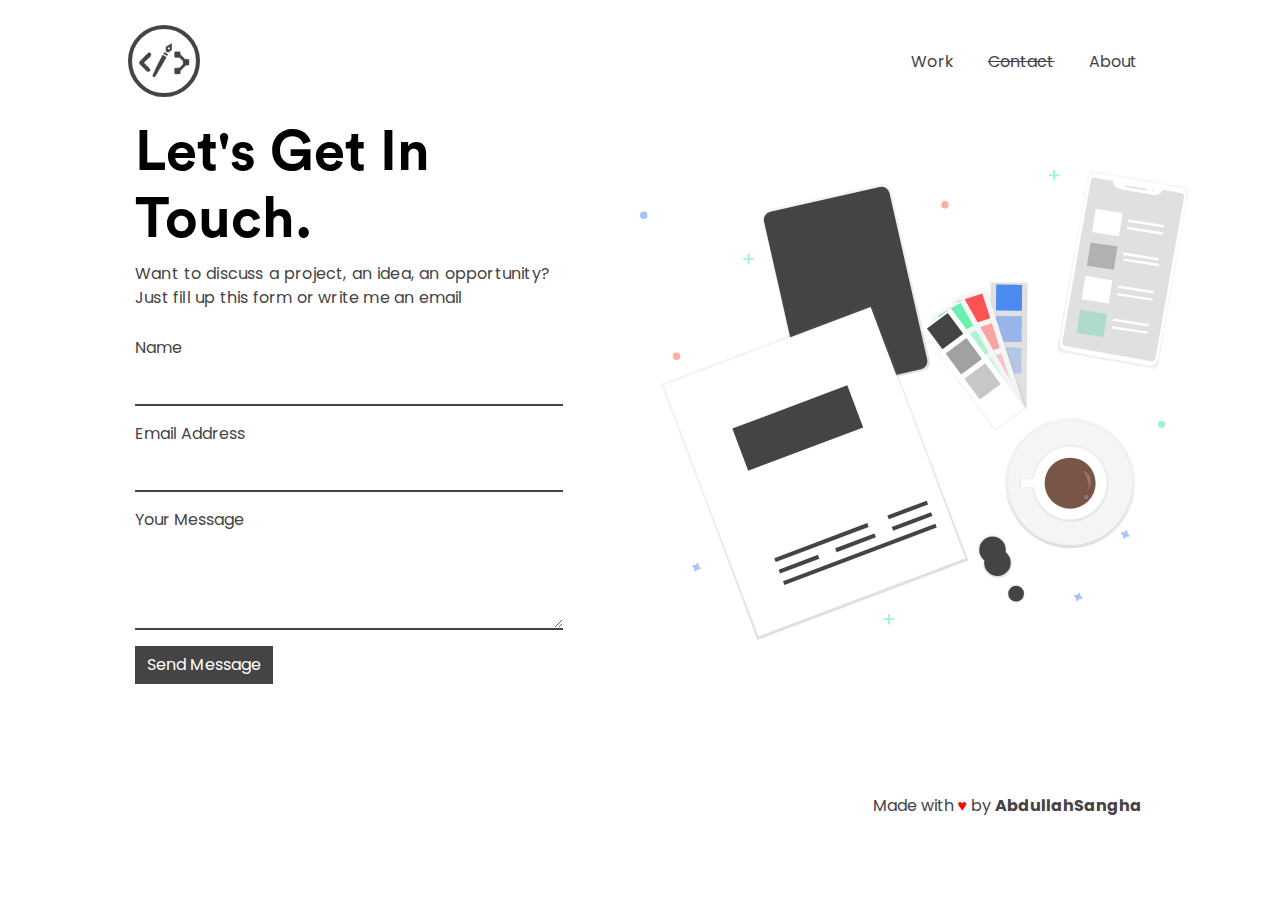
<file: contact.html>
<html>

<head>
    <script async src="https://www.googletagmanager.com/gtag/js?id=UA-159411627-1"></script>
    <script>
        window.dataLayer = window.dataLayer || [];

        function gtag() {
            dataLayer.push(arguments);
        }
        gtag('js', new Date());

        gtag('config', 'UA-159411627-1');
    </script>
    <link rel="stylesheet" href="https://cdnjs.cloudflare.com/ajax/libs/animate.css/3.7.2/animate.min.css">
    <link rel="stylesheet" href="https://stackpath.bootstrapcdn.com/bootstrap/4.4.1/css/bootstrap.min.css">
    <link rel="stylesheet" href="style.css">
    <meta charset="utf-8">
    <meta name="viewport" content="width=device-width, initial-scale=1.0, shrink-to-fit=yes">
    <meta charset="utf-8" />
    <link rel="stylesheet" href="https://use.fontawesome.com/releases/v5.5.0/css/all.css"
        integrity="sha384-B4dIYHKNBt8Bc12p+WXckhzcICo0wtJAoU8YZTY5qE0Id1GSseTk6S+L3BlXeVIU" crossorigin="anonymous">
    <meta name="Description"
        content="XXYYZZ" />
    <title>Contact</title>
    <link rel="apple-touch-icon" sizes="180x180" href="assets\img\apple-touch-icon.png">
    <link rel="icon" type="image/png" sizes="32x32" href="assets\img\favicon-32x32.png">
    <link rel="icon" type="image/png" sizes="16x16" href="assets\img\favicon-16x16.png">
    <link rel="icon" type="image/png" href="assets/img/favicon.png">
</head>

<body id="contact-body" style="overflow-x: hidden;">
    <div>
        <nav class="nav-desk">
            <center>
                <div class="nav-logo">
                    <a href="index.html"><img id="logo" src="assets/img/logo2.png"></a>
                </div>
                <div class="nav-items">
                    <ul>
                        <li><span><a href="work.html">Work</a></span></li>
                        <li><span><a href="#" style="text-decoration: line-through;">Contact</a></span></li>
                        <li><span><a href="404.html">About</a></span></li>
                    </ul>
                </div>

            </center>
        </nav>
        <div class="animated fadeIn row" style="width:100vw;animation-duration: 1.5s;">
            <div class="col-md-6" id="left-hero">
                <h1 class="hero-tag contact-hero animated fadeInLeft">Let's Get In Touch.</h1>
                <p class="hero-des contact-des animated fadeIn delay-1s">Want to discuss a project, an idea, an
                    opportunity? Just fill up this
                    form or write me an email <a target="_blank" href="mailto:abdullahsangha747@gmail.com"><i
                            class="fas fa-envelope"></i></a>
                </p>
                <form class="input-container" method="POST"
                    action="mailto:abdullahsangha747@gmail.com">
                    <div class="form-group"><label for="name">Name</label><input type="text" name="name" id="name"
                            class="form-control" required=""></div>
                    <div class="form-group"><label for="email">Email Address</label><input type="email" name="email"
                            id="email" class="form-control" required=""></div>
                    <div class="form-group"><label for="message">Your Message</label><textarea rows="3" id="message"
                            name="message" class="form-control" required=""></textarea></div>
                    <button type="submit" class="submit animated bounce delay-4s learn-btn">
                        Send Message
                    </button>
                    <div style="display:none;" id="thankyou_message">
                        <h2>
                            <em>Thanks</em> for contacting us!
                            We will get back to you soon!
                        </h2>
                    </div>
                </form>
                <br>
                <!-- <div class="feedback"><a href="https://d474b570.nolt.io/">Have any feedback or suggestion?</a></div> -->

            </div>

            <div class="col-md-6" id="hero-right">
                <img class="animated fadeInRight" id="hero-img" src="assets/img/contact.svg">
            </div>

        </div>
        <div class="footer-full animated fadeIn delay-2s">
            <div id="contact-social" class="social-icons" style="display: inline;">
                <a target="_blank" href="mailto:abdullahsangha747@gmail.com"><i class="fas fa-envelope"></i></a>
                <a target="_blank" href="https://instagram.com/abdullahsangha"><i class="fab fa-instagram"></i></a>
                <a target="_blank" href="https://twitter.com/SanghaAbdullahr"><i class="fab fa-twitter"></i></a>
                <a target="_blank" href="https://github.com/HeadHunter172051"><i class="fab fa-github"></i></a>
                <a target="_blank" href="https://www.linkedin.com/in/abdullah-sangha-1311891x"><i class="fab fa-linkedin"></i></a>
            </div>
            <div class="footer-credits">
                Made with <span style="color:red">♥</span> by <a
                    href="https://github.com/HeadHunter172051">AbdullahSangha</a>
            </div>
        </div>
    </div>
    <div class="menu-wrap">
        <input type="checkbox" class="toggler">
        <div class="hamburger">
            <div></div>
        </div>
        <div class="menu">
            <div>
                <div>
                    <ul>
                        <li><a href="index.html">Home</a></li>
                        <li><a href="work.html">Work</a></li>
                        <li><a disabled href="#" style="text-decoration: line-through;">Contact</a></li>
                        <li><a href="404.html">About</a></li>
                    </ul>
                </div>
            </div>
        </div>
    </div>
</body>

</html>
</file>
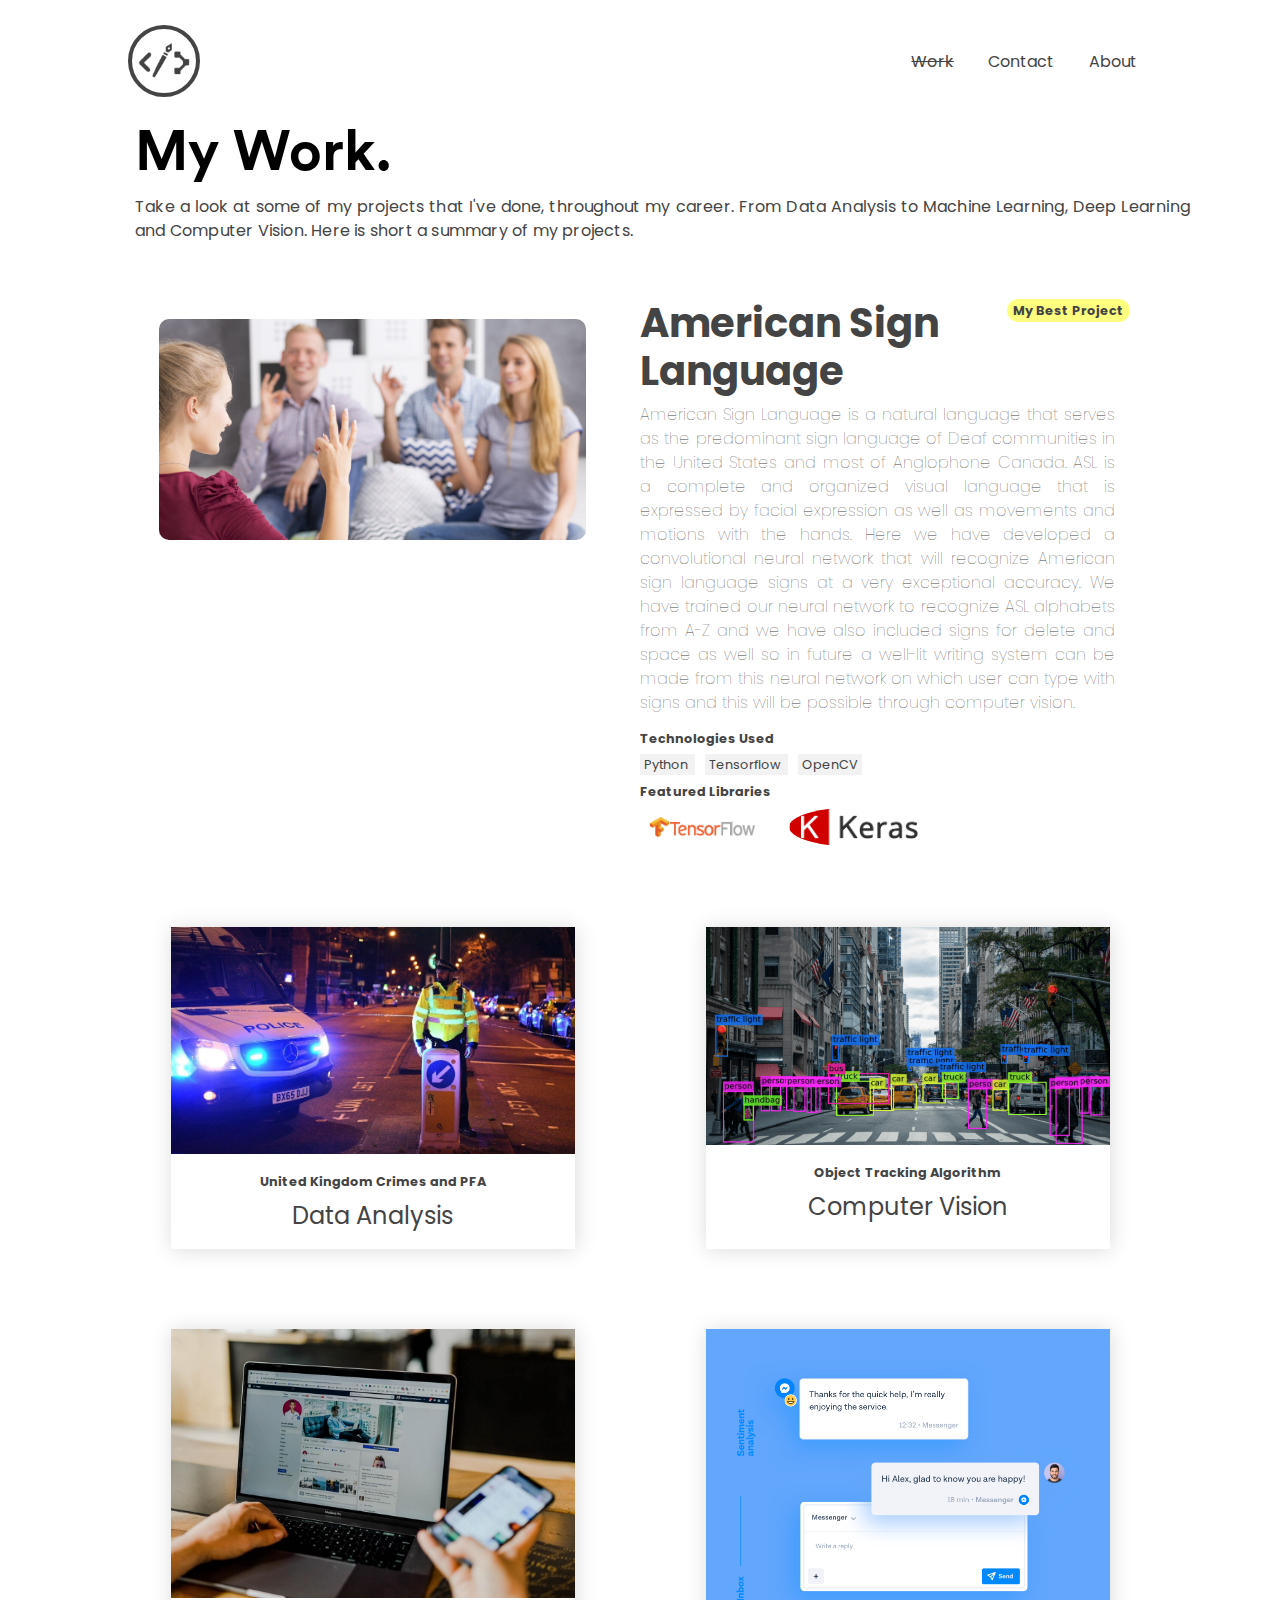
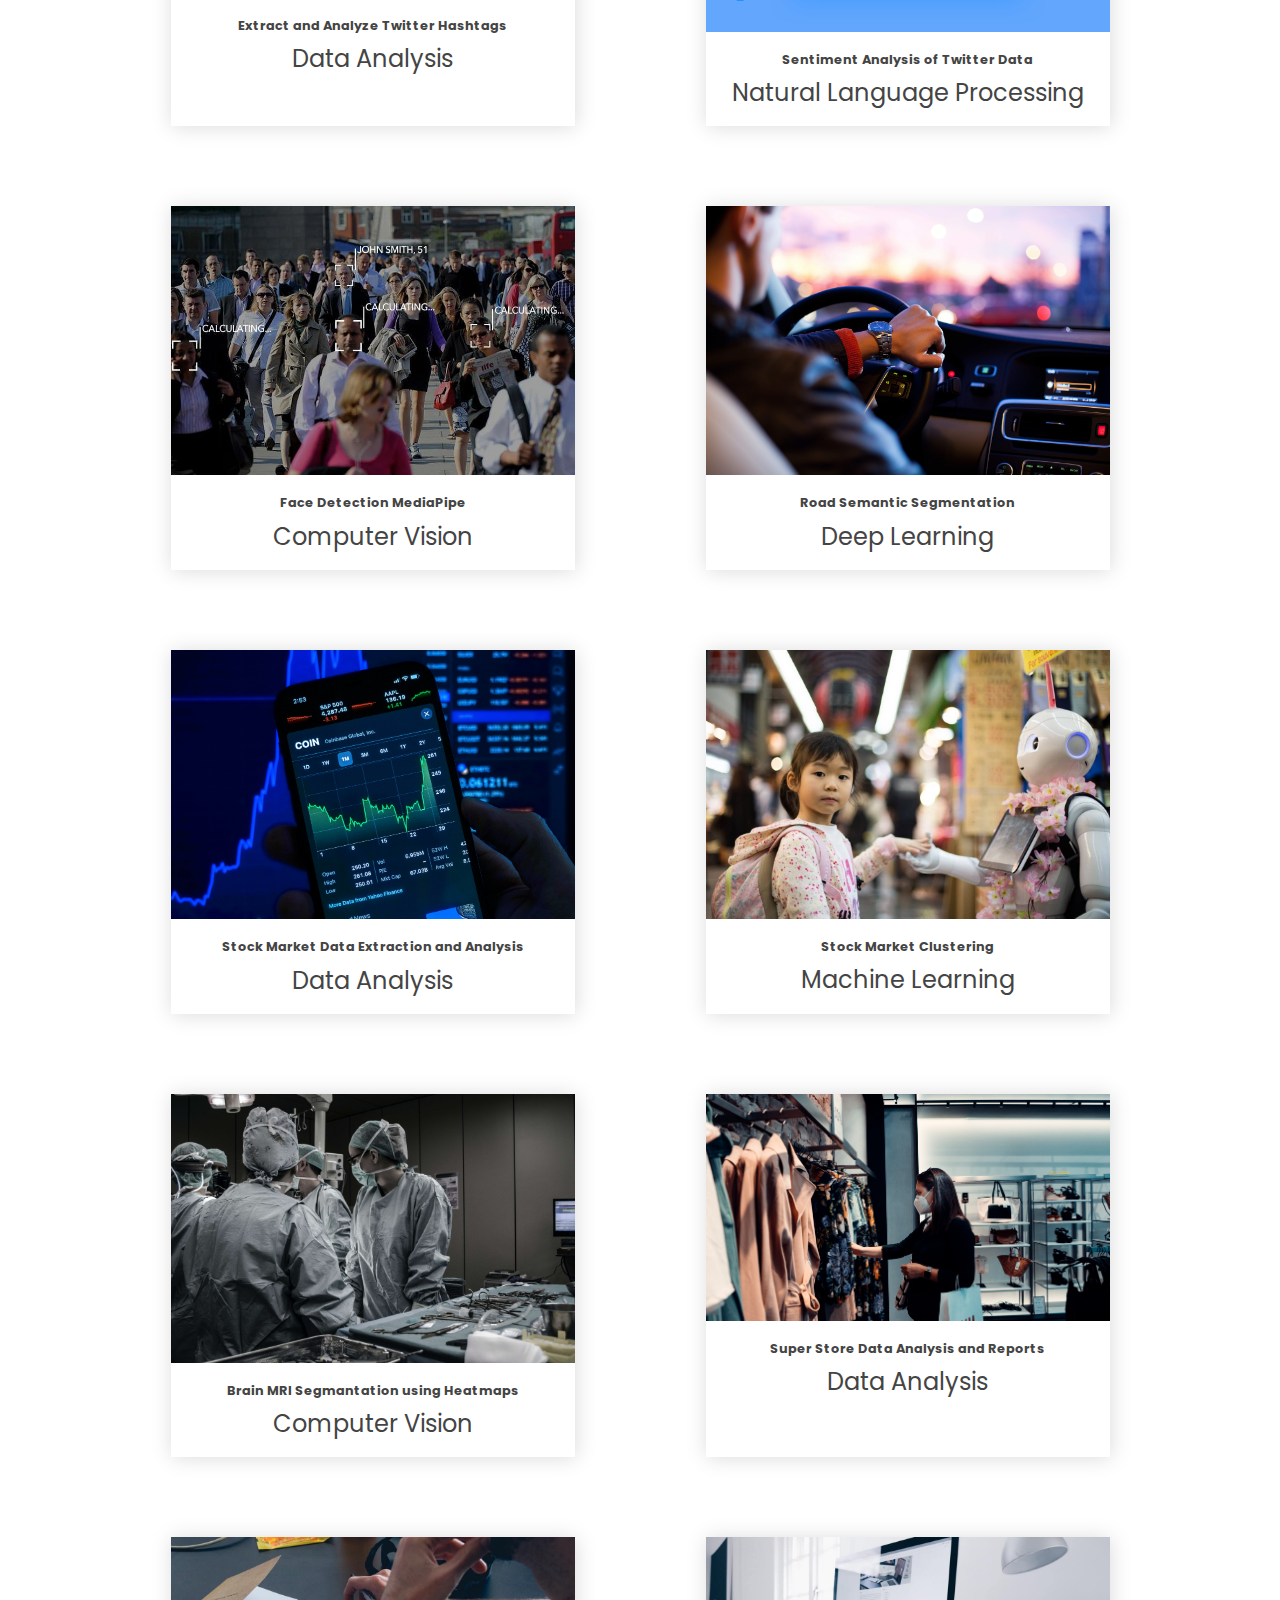
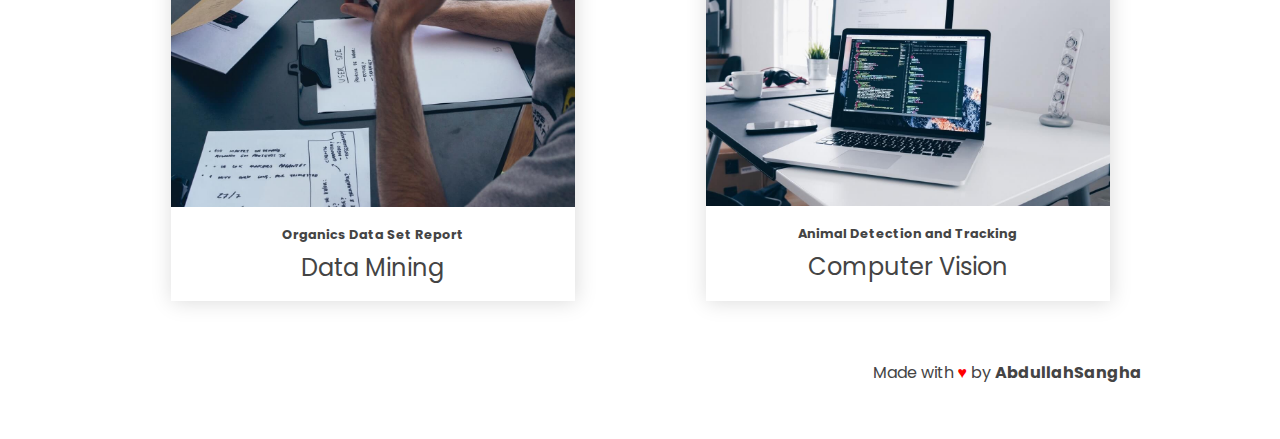
<file: work.html>
<html>

<head>
    <script async src="https://www.googletagmanager.com/gtag/js?id=UA-159411627-1"></script>
    <script>
        window.dataLayer = window.dataLayer || [];

        function gtag() {
            dataLayer.push(arguments);
        }
        gtag('js', new Date());

        gtag('config', 'UA-159411627-1');
    </script>
    <link rel="stylesheet" href="https://cdnjs.cloudflare.com/ajax/libs/animate.css/3.7.2/animate.min.css">
    <link rel="stylesheet" href="https://stackpath.bootstrapcdn.com/bootstrap/4.4.1/css/bootstrap.min.css">
    <link rel="stylesheet" href="style.css">
    <meta charset="utf-8">
    <meta name="viewport" content="width=device-width, initial-scale=1.0, shrink-to-fit=yes">
    <meta charset="utf-8" />
    <link rel="stylesheet" href="https://use.fontawesome.com/releases/v5.5.0/css/all.css"
        integrity="sha384-B4dIYHKNBt8Bc12p+WXckhzcICo0wtJAoU8YZTY5qE0Id1GSseTk6S+L3BlXeVIU" crossorigin="anonymous">
    <meta name="Description"
        content="XXYYZZ" />
    <title>Work</title>
    <link rel="apple-touch-icon" sizes="180x180" href="assets\img\apple-touch-icon.png">
    <link rel="icon" type="image/png" sizes="32x32" href="assets\img\favicon-32x32.png">
    <link rel="icon" type="image/png" sizes="16x16" href="assets\img\favicon-16x16.png">
</head>

<body id="contact-body" style="overflow-x: hidden;">
    <div>
        <nav class="nav-desk">
            <center>
                <div class="nav-logo">
                    <a href="index.html"><img id="logo" src="assets/img/logo2.png"></a>
                </div>
                <div class="nav-items">
                    <ul>
                        <li><span><a href="#" style="text-decoration: line-through;">Work</a></span></li>
                        <li><span><a href="contact.html">Contact</a></span></li>
                        <li><span><a href="404.html">About</a></span></li>
                    </ul>
                </div>

            </center>
        </nav>
        <div class=" fadeIn row" style="width:100vw;height:auto;animation-duration: 1.5s;">
            <div class="col-md-12" id="left-hero">
                <h1 class="hero-tag contact-hero  fadeInLeft">My Work.</h1>
                <p class="hero-des contact-des  fadeIn delay-1s">Take a look at some of my projects that I've done,
                    throughout my career. From Data Analysis to Machine Learning, Deep Learning and Computer Vision. Here is short
                    a summary of my projects. 
                </p>
                <!-- <div class="feedback"><a href="https://d474b570.nolt.io/">Have any feedback or suggestion?</a></div> -->
            </div>
        </div>
        <!--Content-->
        <div class="animated bounceInUp delay-1s">
            <div class="row" id="work-row">
                <div class="col-md-6 col-sm-12  bounceInLeft delay-2s">

                    <center>
                        <div class="work-hero">
                            <img class="work-hero-img" src="assets\img\work\hotspoter\ASL.jpeg">
                        </div>
                    </center>
                </div>
                <div class="col-md-6 col-sm-12">

                    <div class="work-des ">
                        <h1>American Sign Language</h1>
                        <center>
                            <div class="project-star-mobile  animated zoomIn delay-2s">
                                <i class="fas fa-trophy"></i> <b>My Best Project</b> 
                            </div>
                        </center>
                        <p>American Sign Language is a natural language that serves as the predominant sign language 
                            of Deaf communities in the United States and most of Anglophone Canada. ASL is a complete 
                            and organized visual language that is expressed by facial expression as well as movements 
                            and motions with the hands. Here we have developed a convolutional neural network that will 
                            recognize American sign language signs at a very exceptional accuracy. We have trained our 
                            neural network to recognize ASL alphabets from A-Z and we have also included signs for delete 
                            and space as well so in future a well-lit writing system can be made from this neural network 
                            on which user can type with signs and this will be possible through computer vision.</p>
                        <div class="technologies">
                            <h2>Technologies Used</h2>
                            <span class="tech-stack">
                                Python
                            </span>
                            <span class="tech-stack">
                                Tensorflow
                            </span>
                            <span class="tech-stack">
                                OpenCV
                            </span>
                        </div>
                        <div class="technologies featured">
                            <h2>Featured Libraries</h2>
                            <span class="partners">
                                <a target="_blank" href="https://www.tensorflow.org/"><img id="partner-logo"
                                        src="assets\img\work\hotspoter\tensorflow.png" style="padding:10px;"></a>
                            </span>
                            <span class="partners">
                                <a target="_blank"
                                    href="https://keras.io/"><img
                                        id="partner-logo" src="assets\img\work\hotspoter\Keras.png"
                                        style="border-radius: 50%;"></a>
                            </span>



                        </div>

                        <!-- <button class="contact-btn work-read" style="margin:0;">
                            Read More
                        </button> -->
                    </div>
                    <div class="project-star animated zoomIn delay-2s">
                        <i class="fas fa-trophy"></i> <b>My Best Project</b> 
                    </div>
                </div>
            </div>
            <div class="row work-double-row">
                <div class="col-md-6 col-sm-12  bounceInLeft delay-3s">

                    <div class="work-hero-card">

                        <img class="work-card-hero-img" src="assets\img\work\CRIME\CRIME.jpg">
                        <h1>United Kingdom Crimes and PFA</h1>
                        <div id="work-text">Data Analysis</div>
                    </div>

                </div>
                <div class="col-md-6 col-sm-12  bounceInRight delay-3s">
                    <div class="work-hero-card">
                        <img class="work-card-hero-img" src="assets\img\work\Computer Vision\COMPUTER_VISION.png">
                        <h1>Object Tracking Algorithm</h1>
                        <div id="work-text">Computer Vision</div>
                    </div>
                </div>
            </div>
            <div class="row work-double-row" id="row-3">
                <div class="col-md-6 col-sm-12  bounceInLeft delay-3s">

                    <div class="work-hero-card">
                        <img class="work-card-hero-img" src="assets\img\work\twitter\twitter.jpeg">
                        <h1>Extract and Analyze Twitter Hashtags</h1>
                        <div id="work-text">Data Analysis</div>                        
                    </div>

                </div>
                <div class="col-md-6 col-sm-12  bounceInRight delay-3s">
                    <div class="work-hero-card">

                        <img class="work-card-hero-img" src="assets\img\work\NLP\NLP.png">
                        <h1>Sentiment Analysis of Twitter Data</h1>
                        <div id="work-text">Natural Language Processing</div>
                    </div>
                </div>
            </div>
            <div class="row work-double-row" id="row-3">
                <div class="col-md-6 col-sm-12  bounceInLeft delay-3s">

                    <div class="work-hero-card">

                        <img class="work-card-hero-img" src="assets\img\work\face\FACE.jpg">
                        <h1>Face Detection MediaPipe</h1>
                        <div id="work-text">Computer Vision</div>
                    </div>

                </div>
                <div class="col-md-6 col-sm-12  bounceInRight delay-3s">
                    <div class="work-hero-card">

                        <img class="work-card-hero-img" src="assets\img\work\segmentation\segmantaion.jpg">
                        <h1>Road Semantic Segmentation</h1>
                        <div id="work-text">Deep Learning</div>
                    </div>
                </div>
            </div>

            <div class="row work-double-row" id="row-3">
                <div class="col-md-6 col-sm-12  bounceInLeft delay-3s">

                    <div class="work-hero-card">

                        <img class="work-card-hero-img" src="assets\img\work\stock\stock.jpg">
                        <h1>Stock Market Data Extraction and Analysis</h1>
                        <div id="work-text">Data Analysis</div>
                    </div>

                </div>
                <div class="col-md-6 col-sm-12  bounceInRight delay-3s">
                    <div class="work-hero-card">

                        <img class="work-card-hero-img" src="assets\img\work\stock_\clustering.jpeg">
                        <h1>Stock Market Clustering</h1>
                        <div id="work-text">Machine Learning</div>
                    </div>
                </div>
            </div>


            <div class="row work-double-row" id="row-3">
                <div class="col-md-6 col-sm-12  bounceInLeft delay-3s">

                    <div class="work-hero-card">

                        <img class="work-card-hero-img" src="assets\img\work\BRAIN\MRI.jpg">
                        <h1>Brain MRI Segmantation using Heatmaps</h1>
                        <div id="work-text">Computer Vision</div>
                    </div>

                </div>
                <div class="col-md-6 col-sm-12  bounceInRight delay-3s">
                    <div class="work-hero-card">

                        <img class="work-card-hero-img" src="assets\img\work\store\store.jpeg">
                        <h1>Super Store Data Analysis and Reports</h1>
                        <div id="work-text">Data Analysis</div>
                    </div>
                </div>
            </div>
            
            <div class="row work-double-row" id="row-3">
                <div class="col-md-6 col-sm-12  bounceInLeft delay-3s">

                    <div class="work-hero-card">

                        <img class="work-card-hero-img" src="assets\img\work\organic\organics.jpeg">
                        <h1>Organics Data Set Report</h1>
                        <div id="work-text">Data Mining</div>
                    </div>

                </div>
                <div class="col-md-6 col-sm-12  bounceInRight delay-3s">
                    <div class="work-hero-card">

                        <img class="work-card-hero-img" src="assets\img\work\CV\CV.jpeg">
                        <h1>Animal Detection and Tracking</h1>
                        <div id="work-text">Computer Vision</div>
                    </div>
                </div>
            </div>
            
        </div>
            <div class="footer-full  fadeIn delay-2s">
                <div id="contact-social" class="social-icons" style="display: inline;">
                    <a target="_blank" href="mailto:abdullahsangha747@gmail.com"><i class="fas fa-envelope"></i></a>
                    <a target="_blank" href="https://instagram.com/abdullahsangha"><i class="fab fa-instagram"></i></a>
                    <a target="_blank" href="https://twitter.com/SanghaAbdullah"><i
                            class="fab fa-twitter"></i></a>
                    <a target="_blank" href="https://github.com/HeadHunter172051"><i class="fab fa-github"></i></a>
                    <a target="_blank" href="https://www.linkedin.com/in/abdullah-sangha-1311891x"><i class="fab fa-linkedin"></i></a>
                </div>
                <div class="footer-credits">
                    Made with<span style="color:red"> ♥ </span> by <a
                        href="https://github.com/HeadHunter172051">AbdullahSangha</a>
                </div>
            </div>
        </div>
        <div class="menu-wrap">
            <input type="checkbox" class="toggler">
            <div class="hamburger">
                <div></div>
            </div>
            <div class="menu">
                <div>
                    <div>
                        <ul>
                            <li><a href="index.html">Home</a></li>
                            <li><a disabled href="#" style="text-decoration: line-through;">Work</a></li>
                            <li><a href="contact.html">Contact</a></li>
                            <li><a href="404.html">About</a></li>
                        </ul>
                    </div>
                </div>
            </div>
        </div>
</body>

</html>
</file>
<file: style.css>
@import url('https://fonts.googleapis.com/css?family=Poppins&display=swap');

@font-face {
    font-family: CircularStd;
    src: url(assets/fonts/CircularStd-Bold.eot);
    src: url("assets/fonts/CircularStd-Bold.eot?#iefix") format("embedded-opentype"), url("assets/fonts/CircularStd-Bold.woff") format("woff"), url("assets/fonts/CircularStd-Bold.ttf") format("truetype"), url("assets/fonts/CircularStd-Bold.svg#bcc26993292869431e54c666aafa8fcd") format("svg");
}

:root {
    --primary-color: none;
    --overlay-color: rgba(255, 255, 255, 0.9);
    --menu-speed: 0.75s;
    --light-text-color: #444;
    --black-color: #000;
    --white-color: #fff;
    --hero-color: black;
}
.work-hero-card{
    display: block;
    margin:0 auto;
    width:80%;
    background: #fff;
    align-items: center;
    padding:0;
    /* border-radius: 10px; */
    padding-bottom: 15px;
    /* border:1px solid #44444450; */
    box-shadow: 1px 1px 20px #00000025;
    cursor: pointer;
    transition: all 1s;
    height: 100%;
    
}
#work-text{
    text-align: center;
    font-size: 1.5em;
}
.work-hero-card h1{
    padding-top: 20px;
    text-align: center;
    font-size: 0.8em;
    font-weight: bold;
}
.work-hero-card:hover{
    width:85%;
    box-shadow: 0px 0px 20px #88888875;
    animation:zoom 1s;
    /* filter: none; */
}
.work-card-hero-img{
    width:100%;
    display: block;
    /* border:1px solid #44444450; */
    /* border-radius: 10px; */
    border-bottom: none;
    margin:0 auto;
    left:0;
    right: 0;
}
.work-double-row{
    padding-left:120px;
    padding-right: 120px;
    margin-top: 80px;
}
.project-star {
    position: absolute;
    background: #ffff0080;
    border-radius: 50px;
    padding: 2px 6px;
    font-size: 0.8em;
    top: 40px;
    right: 0;
}

.project-star-mobile {
    display: none;
    background: #ffff0080;
    border-radius: 50px;
    padding: 2px 6px;
    width: 50%;
    margin-bottom: 10px;
    text-align: center;
    font-size: 0.8em;

}

#work-row {
    padding-left: 135px;
    padding-right: 135px;
    width: 100vw;
}

.work-hero {
    /* border:2px solid #444; */
    border-radius: 10px;
    /* box-shadow: 0px 0px 5px #444; */
    width: 90%;
    transition: width 1s;
}
.work-hero:hover{
    width: 95%;
}

.work-des {
    padding-top: 40px;

}

.work-des h1 {
    font-weight: bold;
}

.work-des p {
    text-align: justify;
    font-weight: 100;
}

.work-hero-img {
    width: 100%;
    border-radius: 10px;
    margin-top: 60px;
}

.technologies h2 {
    font-size: 0.8em;
    font-weight: bold;
}

.tech-stack {
    cursor: pointer;
    margin-right: 10px;
    background: #f2f2f2;
    padding: 2px 4px;
    font-size: 0.8em;
    transition: background 1s;
}

.tech-stack:hover {
    background: beige;
}

.featured {
    margin-top: 10px;
}

.partners {
    /* background:#f2f2f2; */
    height: 50px;
    margin-right: 20px;
}

#partner-logo {
    height: 40px;
    cursor: pointer;
    transition: all 1s;
}

#partner-logo:hover {
    box-shadow: 0px 0px 10px #444;
}

.work-read {
    float: right;
    font-size: 0.8em;
}

.work-read:hover {
    background: #444;
    color: white !important;
    border: 2px solid #444 !important;
}

body {
    font-family: 'Poppins', sans-serif;
    color: var(--light-text-color);
    overflow-x: hidden;
}

.comingsoon h1 {
    font-size: 3em;
}

.comingsoon {
    position: absolute;
    margin: auto;
    top: 0;
    /* background: white; */
    text-align: center;
    right: 0;
    bottom: 0;
    left: 0;
    /* width: 40em; */
    height: 10em;
    animation: opac 0.1s ease-in-out 5;
}

.comingsoon a {
    color: #444;
    font-weight: bold;
    text-decoration: none;
    transition: font-size 1s;
}

.comingsoon a:hover {
    color: blue;
    font-size: 1.5em;
}

.social-icons a {
    color: var(--light-text-color);
    text-decoration: none;
    transition: all 1s;
}

.social-icons a:hover {
    color: blue;
}

li span a {
    color: #444;
    text-decoration: none;

}

li span a:hover {
    color: #444;
    text-decoration: none;
}

.copyright-legal {
    font-size: 1.1em;
    color: #444;
    letter-spacing: 0px;
    text-align: left;
}

.legal-links {
    text-decoration: none;
    font-weight: bold;
    transition: all 1s;
}

.legal-links:hover {
    text-decoration: none;
    color: blue;
}

.legal a,
.legal a:hover,
.legal a:active {
    color: #444;
    text-decoration: none;
}

.privacy-policy h1 {
    font-size: 2.5em;
    /* font-family: 'CircularStd'; */
    font-weight: bold;
    letter-spacing: 0.1rem;
}

.privacy-policy h2 {
    font-size: 25px;
    font-family: 'CircularStd';
    /* letter-spacing: 0.1rem; */
}

.legal-des {
    text-align: justify;
    font-weight: 500;
}

.legal-des strong {
    /* font-size: 1.1em; */
    font-weight: 900;
}

.privacy-policy p {
    padding-right: 13vw;
    letter-spacing: 0.8px;
}

.nav-desk {
    height: 10vh;
    /* position: fixed; */
    display: block;
    width: 80vw;
    margin: auto;

    margin-top: 20px;
    left: 0;
    right: 0;
    /* background: black; */
}

.nav-logo {
    height: 100%;
    float: left;


}



.menu-wrap {
    position: fixed;
    top: 50px;
    right: 50px;
    z-index: 1;
    display: none;
}

.menu-wrap .toggler {
    position: absolute;
    top: 0px;
    right: 0;
    z-index: 2;
    cursor: pointer;
    width: 50px;
    height: 50px;
    opacity: 0;
}

.menu-wrap .hamburger {
    position: absolute;
    top: 0;
    right: 0;
    z-index: 1;
    width: 60px;
    height: 60px;
    padding: 1rem;
    background: var(--primary-color);
    display: flex;
    align-items: center;
    justify-content: center;
}

/* Hamburger Line */
.menu-wrap .hamburger>div {
    position: relative;
    flex: none;
    width: 100%;
    height: 2px;
    z-index: 1;
    background: black;
    display: flex;
    align-items: center;
    justify-content: center;
    transition: all 0.4s ease;
}

/* Hamburger Lines - Top & Bottom */
.menu-wrap .hamburger>div::before,
.menu-wrap .hamburger>div::after {
    content: '';
    position: absolute;
    z-index: 1;
    top: -10px;
    width: 100%;
    height: 2px;
    background: inherit;
}

/* Moves Line Down */
.menu-wrap .hamburger>div::after {
    top: 10px;
}

/* Toggler Animation */
.menu-wrap .toggler:checked+.hamburger>div {
    transform: rotate(135deg);
}

/* Turns Lines Into X */
.menu-wrap .toggler:checked+.hamburger>div:before,
.menu-wrap .toggler:checked+.hamburger>div:after {
    top: 0;
    transform: rotate(90deg);
}

/* Rotate On Hover When Checked */
.menu-wrap .toggler:checked:hover+.hamburger>div {
    transform: rotate(225deg);
}

/* Show Menu */
.menu-wrap .toggler:checked~.menu {
    visibility: visible;
}

.menu-wrap .toggler:checked~.menu>div {
    transform: scale(1);
    transition-duration: var(--menu-speed);
}

.menu-wrap .toggler:checked~.menu>div>div {
    opacity: 1;
    transition: opacity 0.4s ease 0.4s;
}

.menu-wrap .menu {
    position: fixed;
    top: 0;
    right: 0;
    width: 100%;
    height: 100%;
    z-index: 1;
    visibility: hidden;
    overflow: hidden;
    display: flex;
    align-items: center;
    justify-content: center;
}

.menu-wrap .menu>div {
    background: var(--overlay-color);
    border-radius: 50%;
    width: 200vw;
    height: 200vw;
    display: flex;
    flex: none;
    align-items: center;
    justify-content: center;
    transform: scale(0);
    transition: all 0.4s ease;
}

.menu-wrap .menu>div>div {
    text-align: center;
    max-width: 90vw;
    max-height: 100vh;
    opacity: 0;
    transition: opacity 0.4s ease;
}

.menu-wrap .menu>div>div>ul>li {
    list-style: none;
    color: var(--white-color);
    font-size: 1.5rem;
    padding: 1rem;
}

.menu-wrap .menu>div>div>ul>li>a {
    color: inherit;
    text-decoration: none;
    transition: color 0.4s ease;
}


.legal {
    position: absolute;
    bottom: 25px;
    right: 25px;
}


.hero-tag {
    margin-top: 20vh;
    text-align: left;
    font-size: 2.5rem;
    font-weight: bold;
    color: var(--hero-color);
    font-family: 'CircularStd', sans-serif;
}

.contact-hero {
    margin-top: 0vh;
    font-size: 3.5em;
}

.hero-des {
    padding-right: 60px;
    text-align: justify;
    /* font-weight: 800; */
    letter-spacing: 1.2;
}

.contact-des {
    letter-spacing: 0.2;
}

.input-container {
    padding: 10px 0px;
}

.form-group {
    margin-bottom: 1rem;
}

label {
    display: inline-block;
    margin-bottom: 0.5rem;
}

.form-control {
    height: calc(2.25rem + 2px);
    padding: .5rem .75rem;
    width: 90%;
    font-size: 1rem;
    line-height: 1.5;
    color: #495057;
    background: none;
    border: none;
    border-bottom: 2px solid #444;
    border-radius: 0rem;
    transition: all .5s ease-in-out;
    outline: none;
}

.form-control:focus {
    outline: none;
    border-bottom: 2px solid blue;
    box-shadow: none;
}

.form-control:hover {
    background: whitesmoke;
}

/* input:focus, textarea:focus, select:focus{
    outline: none;
} */
.learn-btn {
    padding: 5px 10px;
    background: var(--light-text-color);
    color: white;
    border: 2px solid var(--light-text-color);
    letter-spacing: 0.1;
    transition: all 1s;
}

.contact-des a {
    text-decoration: none;
    color: #444;
    transition: color 1s;
}

.contact-des a:hover {
    color: blue;
}

.learn-btn:hover {
    background: blue;
    border: 2px solid blue;
}

.contact-btn {
    margin-left: 6px;
    padding: 5px 10px;
    color: var(--light-text-color);
    background: none;
    border: 2px solid var(--light-text-color);
    transition: all 1s;
}

.contact-btn:hover {
    color: blue;
    border: 2px solid blue;
}

#hero-img {
    margin-top: 50px;
    width: 90%;
}

#left-hero {
    padding-left: 150px;
}

#logo {
    margin-top: 5px;
    height: 80%;
    padding: 6px;
    border: 4px solid #444;
    border-radius: 50%;
}

/* .nav-items{
    color:black;
    float:right;
} */
ul {
    float: right;
    /* color:white; */
    list-style: none;
    padding: 30px 0px;
}

li {
    /* text-transform: uppercase; */
    display: inline;
    font-size: 16px;
    letter-spacing: 0.1;
    padding: 0px 15px;
}

.social-icons {
    margin-top: 30%;
}

.footer-full {
    width: 80vw;
    margin: 0 auto;
    padding: 30px 10px;
    padding-top: 100px;
    position: relative;
    bottom: 0;
    left: 0;
    right: 0;
}

.footer-credits {
    float: right;
    /* display: inline; */
}

.footer-credits a {
    color: #444;
    font-weight: bold;
    text-decoration: none;
    transition: all 1s;
}

.footer-credits a:hover {
    color: blue;
    text-decoration: none;
    font-weight: bold;
}

.social-icons i {
    font-size: 2em;
    /* font-weight: 100; */
    padding: 0px 5px;
}

li span {
    position: relative;
    /* display: block; */
    cursor: pointer;
}

li span:before,
li span:after {
    content: '';
    position: absolute;
    width: 0%;
    height: 1px;
    top: 50%;
    margin-top: -0.5px;
    background: var(--black-color);
}

li span:before {
    left: -2.5px;
}

li span:after {
    right: 2.5px;
    background: var(--black-color);
    transition: width 0.8s cubic-bezier(0.22, 0.61, 0.36, 1);
}

.footer-full {
    padding-top: 60px;
}

li span:hover:before {
    background: var(--black-color);
    width: 100%;
    transition: width 0.5s cubic-bezier(0.22, 0.61, 0.36, 1);
}

li span:hover:after {
    background: transparent;
    width: 100%;
    transition: 0s;
}

#index-body {
    /* background: url('assets/img/mobile.png'); */
    background-size: cover;
    background-repeat: no-repeat;
    background-position: center;
}

/* Tablets */
@media (min-width: 768px) and (max-width: 1024px) {
    #left-hero {
        padding-left: 80px;
        flex: 0 0 100% !important;
        max-width: 100% !important;

    }

    #work-row {
        padding-left: 50px;
        padding-right: 50px;
    }

    .work-hero {
        width: 100%;
    }

    #hero-right {
        display: none;
    }
    .work-double-row{
        padding-left: 30px;
        padding-right: 30px;
    }
    #index-body {
/*         background: url('assets/img/mobile.png'); */
        background-size: cover;
        background-repeat: no-repeat;
        background-position: center;
        height: 100vh;
        width: 100vw;
    }
    /* .work-double-row{
        padding-left: 50px;
        padding-right: 50px;
    } */

}

/* #logo {
    display: none;
} */

@media only screen and (max-width: 768px) {

    /* For mobile phones: */
    .nav-items {
        width: 0;
        height: 0;
        display: none;
    }
    .work-double-row{
        padding:30px 20px;
        padding-bottom: 0;
    }
    .work-hero-card{
        width:100%;
        margin-bottom: 25px;
    }
    #row-3{
        margin-top: 0px;
        padding:0 20px;
    }
    #index-body {
/*         background: url('assets/img/mobile.png'); */
        background-size: cover;
        background-repeat: no-repeat;
        background-position: center;
        height: 100vh;
    }

    #left-hero {
        padding-left: 50px;
        ;
    }

    #work-row {
        padding-right: 0;
        padding-left: 30px;
    }

    .work-des h1 {
        text-align: center;
    }

    .work-read {
        float: none;
    }

    #logo {
        display: none;
        /* height: 65%;
        margin-top: 28px; */
    }

    #hero-right {
        display: none;
    }

    .hero-des {
        padding-right: 30px;
    }

    .menu-wrap {
        display: block;
    }

    .menu ul li {
        display: block !important;
    }

    .menu ul li a {
        color: var(--black-color) !important;
    }

    .menu-wrap .hamburger {
        z-index: 2;
    }

    .menu-wrap .toggler {
        z-index: 3;
    }

    .contact-hero {
        margin-top: 10vh;
    }

    .footer-full {
        text-align: center;
        padding-top: 40px !important;
    }

    #contact-social {
        margin-top: 10%;
    }

    .footer-credits {
        display: block;
        text-align: center;
        padding-top: 10px;
        float: none;
    }

    #legal-hero {
        margin-top: 5vh !important;
        text-align: left;
    }

    #legal-hero-des {
        padding-right: 10px;
        text-align: left;
        font-size: 0.8em;
    }

    .privacy-policy p {
        padding-right: 1vw;
        /* text-align: left; */
    }

    .project-star {
        display: none;
    }

    .project-star-mobile {
        display: block;
    }
}


::-webkit-scrollbar {
    width: 5px;
}

/* Track */
::-webkit-scrollbar-track {
    background: white;

}

/* Handle */
::-webkit-scrollbar-thumb {
    background: #444;
    border-radius: 50px;

}

/* Handle on hover */
::-webkit-scrollbar-thumb:hover {
    background: #555;

}
</file>
